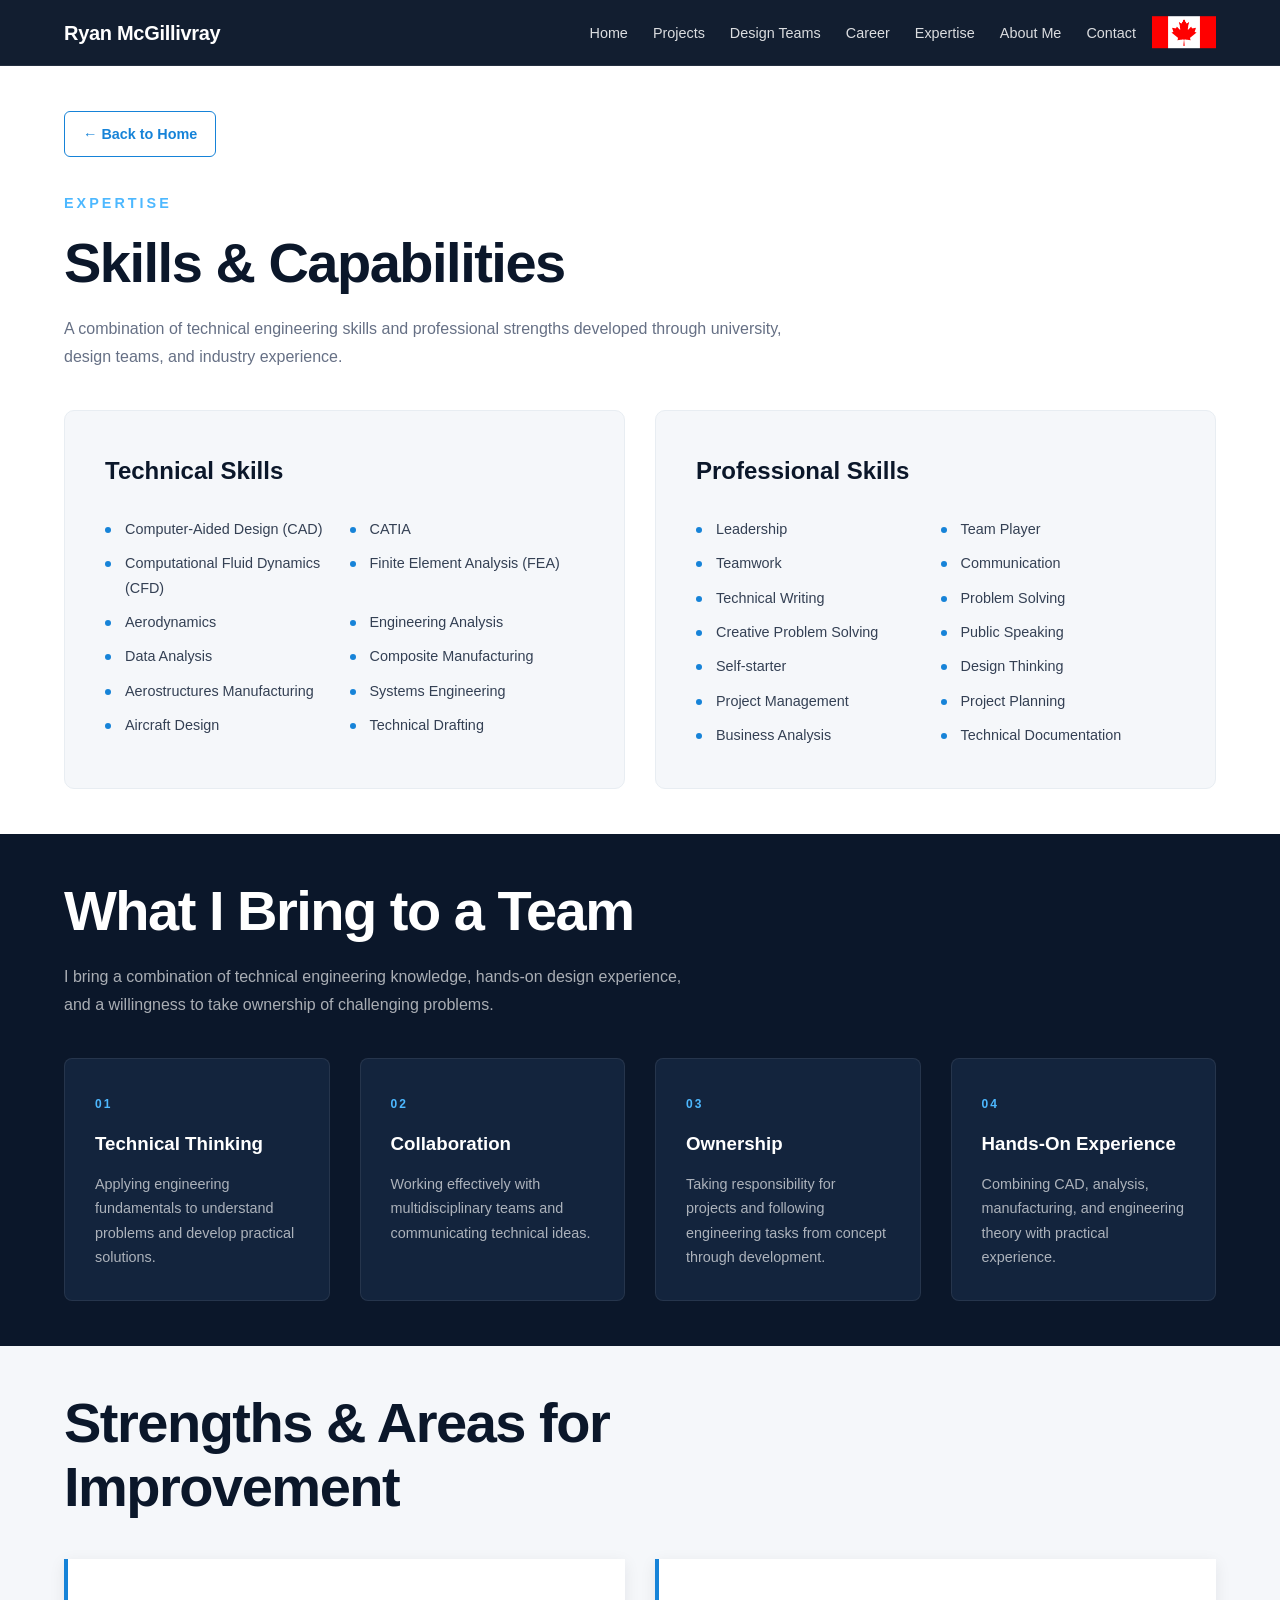
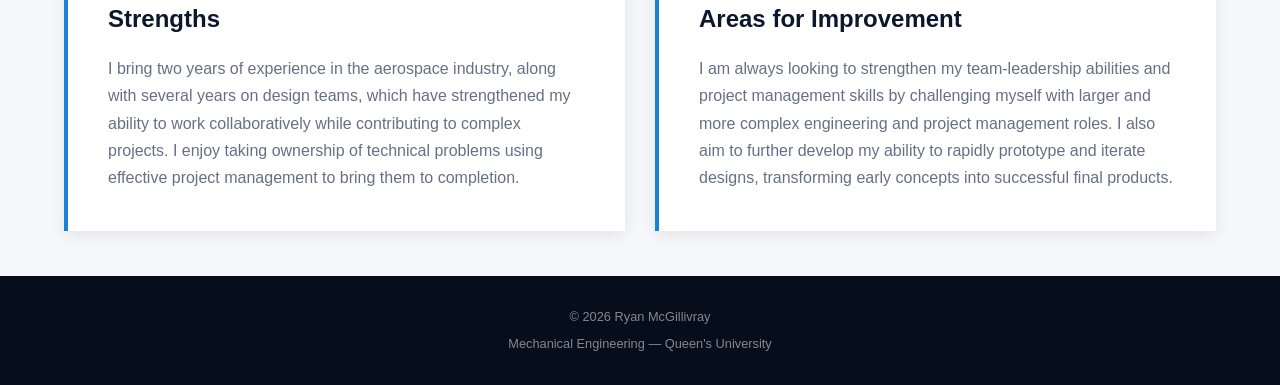
<file: skills.html>
<!DOCTYPE html>
<html lang="en">
<head>
    <meta charset="UTF-8">
    <meta name="viewport" content="width=device-width, initial-scale=1.0">
    <title>Expertise | Ryan McGillivray</title>
    <link rel="stylesheet" href="style.css">
</head>
<body>
    <nav class="navbar">
        <div class="nav-container">
            <a href="home.html" class="logo">Ryan McGillivray</a>
            <ul class="nav-links">
                <li><a href="home.html">Home</a></li>
                <li><a href="projects.html">Projects</a></li>
                <li><a href="design-teams.html">Design Teams</a></li>
                <li><a href="career.html">Career</a></li>
                <li><a href="skills.html" aria-current="page">Expertise</a></li>
                <li><a href="about.html">About Me</a></li>
                <li><a href="home.html#contact">Contact</a></li>
            </ul>
        </div>
    </nav>

    <main class="expertise-page">
        <section class="skills-section">
            <div class="section-container">
                <a href="home.html" class="back-home-button">← Back to Home</a>
                <div class="section-heading">
                    <p class="eyebrow">EXPERTISE</p>
                    <h2>Skills &amp; Capabilities</h2>
                    <p>A combination of technical engineering skills and professional strengths developed through university, design teams, and industry experience.</p>
                </div>

                <div class="skills-grid">
                    <div class="skills-card">
                        <h3>Technical Skills</h3>
                        <ul>
                            <li>Computer-Aided Design (CAD)</li>
                            <li>CATIA</li>
                            <li>Computational Fluid Dynamics (CFD)</li>
                            <li>Finite Element Analysis (FEA)</li>
                            <li>Aerodynamics</li>
                            <li>Engineering Analysis</li>
                            <li>Data Analysis</li>
                            <li>Composite Manufacturing</li>
                            <li>Aerostructures Manufacturing</li>
                            <li>Systems Engineering</li>
                            <li>Aircraft Design</li>
                            <li>Technical Drafting</li>
                        </ul>
                    </div>

                    <div class="skills-card">
                        <h3>Professional Skills</h3>
                        <ul>
                            <li>Leadership</li>
                            <li>Team Player</li>
                            <li>Teamwork</li>
                            <li>Communication</li>
                            <li>Technical Writing</li>
                            <li>Problem Solving</li>
                            <li>Creative Problem Solving</li>
                            <li>Public Speaking</li>
                            <li>Self-starter</li>
                            <li>Design Thinking</li>
                            <li>Project Management</li>
                            <li>Project Planning</li>
                            <li>Business Analysis</li>
                            <li>Technical Documentation</li>
                        </ul>
                    </div>
                </div>
            </div>
        </section>

        <section class="team-contribution dark-section">
            <div class="section-container">
                <div class="section-heading">
                    <h2>What I Bring to a Team</h2>
                    <p>I bring a combination of technical engineering knowledge, hands-on design experience,<br>and a willingness to take ownership of challenging problems.</p>
                </div>

                <div class="contribution-grid">
                    <div><span>01</span><h3>Technical Thinking</h3><p>Applying engineering fundamentals to understand problems and develop practical solutions.</p></div>
                    <div><span>02</span><h3>Collaboration</h3><p>Working effectively with multidisciplinary teams and communicating technical ideas.</p></div>
                    <div><span>03</span><h3>Ownership</h3><p>Taking responsibility for projects and following engineering tasks from concept through development.</p></div>
                    <div><span>04</span><h3>Hands-On Experience</h3><p>Combining CAD, analysis, manufacturing, and engineering theory with practical experience.</p></div>
                </div>
            </div>
        </section>

        <section class="strengths-section">
            <div class="section-container">
                <div class="section-heading">
                    <h2>Strengths &amp; Areas for Improvement</h2>
                </div>

                <div class="strength-grid">
                    <div class="strength-card">
                        <h3>Strengths</h3>
                        <p>I bring two years of experience in the aerospace industry, along with several years on design teams, which have strengthened my ability to work collaboratively while contributing to complex projects. I enjoy taking ownership of technical problems using effective project management to bring them to completion.</p>
                    </div>
                    <div class="strength-card">
                        <h3>Areas for Improvement</h3>
                        <p>I am always looking to strengthen my team-leadership abilities and project management skills by challenging myself with larger and more complex engineering and project management roles. I also aim to further develop my ability to rapidly prototype and iterate designs, transforming early concepts into successful final products.</p>
                    </div>
                </div>
            </div>
        </section>

    </main>

    <footer><div class="section-container"><p>© 2026 Ryan McGillivray</p><p>Mechanical Engineering — Queen's University</p></div></footer>
</body>
</html>
</file>
<file: style.css>
/* =========================================================
   RYAN MCGILLIVRAY — ENGINEERING E-PORTFOLIO
   Main Stylesheet
========================================================= */


/* =========================================================
   1. GLOBAL SETTINGS
========================================================= */

:root {
    --navy: #0b172a;
    --navy-light: #13243d;
    --blue: #1683d8;
    --blue-light: #4db8ff;
    --cyan: #63d5ff;

    --white: #ffffff;
    --off-white: #f5f7fa;
    --light-gray: #e8edf2;
    --gray: #667085;
    --dark-gray: #344054;
    --black: #111827;

    --max-width: 1200px;

    --shadow-small:
        0 4px 15px rgba(11, 23, 42, 0.08);

    --shadow-medium:
        0 12px 35px rgba(11, 23, 42, 0.12);

    --shadow-large:
        0 20px 50px rgba(11, 23, 42, 0.18);

    --transition:
        all 0.3s ease;
}


/* Reset */

* {
    margin: 0;
    padding: 0;
    box-sizing: border-box;
}


/* Smooth scrolling */

html {
    scroll-behavior: smooth;
}


/* Body */

body {
    font-family:
        -apple-system,
        BlinkMacSystemFont,
        "Segoe UI",
        Roboto,
        Helvetica,
        Arial,
        sans-serif;

    line-height: 1.7;

    color: var(--black);

    background-color: var(--off-white);

    overflow-x: hidden;
}


/* Images */

img {
    display: block;
    width: 100%;
}


/* Links */

a {
    color: inherit;
    text-decoration: none;
}


/* Lists */

ul {
    padding-left: 20px;
}


/* =========================================================
   2. GENERAL CONTAINERS
========================================================= */

.section-container {
    width: 90%;
    max-width: var(--max-width);

    margin: 0 auto;
}


/* =========================================================
   3. NAVIGATION
========================================================= */

.navbar {
    position: sticky;
    top: 0;

    width: 100%;

    background-color: rgba(11, 23, 42, 0.97);

    backdrop-filter: blur(10px);

    color: var(--white);

    z-index: 1000;

    border-bottom:
        1px solid rgba(255, 255, 255, 0.08);
}


.nav-container {
    width: 90%;
    max-width: var(--max-width);

    margin: 0 auto;

    position: relative;

    min-height: 65px;

    display: flex;

    justify-content: space-between;

    align-items: center;

    gap: 30px;

    padding-right: 80px;
}


.nav-container::after {
    content: "";

    position: absolute;
    top: 50%;
    right: 0;

    width: 4rem;
    height: 2.85rem;

    background: url("images/flag.png") center / contain no-repeat;

    transform: translateY(-50%);
}


.logo {
    font-size: 1.25rem;

    font-weight: 700;

    letter-spacing: -0.3px;

    white-space: nowrap;
}


.logo:hover {
    color: var(--cyan);
}


.nav-links {
    display: flex;

    align-items: center;

    gap: 25px;

    list-style: none;

    padding: 0;
}


.nav-links a {
    position: relative;

    color: rgba(255, 255, 255, 0.85);

    font-size: 0.9rem;

    font-weight: 500;

    transition: var(--transition);
}


.nav-links a::after {
    content: "";

    position: absolute;

    left: 0;
    bottom: -7px;

    width: 0;

    height: 2px;

    background-color: var(--cyan);

    transition: var(--transition);
}


.nav-links a:hover {
    color: var(--white);
}


.nav-links a:hover::after {
    width: 100%;
}


/* =========================================================
   4. HERO
========================================================= */

.hero {
    min-height: calc(85vh - 65px);

    background:
        linear-gradient(
            120deg,
            rgba(11, 23, 42, 0.84),
            rgba(19, 36, 61, 0.81)
        ),
        url("images/Wallpaper.JPG") center / cover;

    color: var(--white);

    display: flex;

    align-items: center;

    position: relative;

    overflow: hidden;
}


/* Decorative background */

.hero::before {
    content: "";

    position: absolute;

    width: 600px;
    height: 600px;

    right: -250px;
    top: -250px;

    border-radius: 50%;

    background:
        radial-gradient(
            circle,
            rgba(22, 131, 216, 0.25),
            transparent 70%
        );
}


.hero::after {
    content: "";

    position: absolute;

    width: 400px;
    height: 400px;

    left: -250px;
    bottom: -250px;

    border-radius: 50%;

    background:
        radial-gradient(
            circle,
            rgba(99, 213, 255, 0.12),
            transparent 70%
        );
}


.hero-content {
    width: 90%;
    max-width: var(--max-width);

    margin: 0 auto;

    display: grid;

    grid-template-columns:
        1.3fr
        0.7fr;

    align-items: center;

    gap: 80px;

    padding: 100px 0;

    position: relative;

    z-index: 2;
}


.hero-text {
    max-width: 700px;
}


.eyebrow {
    color: var(--blue-light);

    font-size: 0.9rem;

    font-weight: 700;

    letter-spacing: 3px;

    text-transform: uppercase;

    margin-bottom: 15px;
}


.hero h1 {
    font-size: clamp(3rem, 7vw, 5.8rem);

    line-height: 1.05;

    letter-spacing: -3px;

    margin-bottom: 20px;
}


.hero h2 {
    color: rgba(255, 255, 255, 0.88);

    font-size: clamp(1.2rem, 2.5vw, 1.8rem);

    font-weight: 400;

    line-height: 1.4;

    margin-bottom: 25px;
}


.hero-introduction {
    max-width: 650px;

    color: rgba(255, 255, 255, 0.7);

    font-size: 1rem;

    margin-bottom: 35px;
}


/* Hero photo */

.hero-image {
    display: flex;

    justify-content: center;

    align-items: center;
}


.hero-image img {
    width: min(360px, 80vw);

    height: 440px;

    object-fit: cover;

    border-radius: 12px;

    border:
        1px solid rgba(255, 255, 255, 0.15);

    box-shadow:
        0 30px 70px rgba(0, 0, 0, 0.35);

    transform: rotate(2deg);

    transition: var(--transition);
}


.hero-image img:hover {
    transform: rotate(0deg) scale(1.02);
}


/* =========================================================
   5. BUTTONS
========================================================= */

.hero-buttons,
.contact-links {
    display: flex;

    flex-wrap: wrap;

    gap: 15px;
}


.button {
    display: inline-block;

    padding: 12px 24px;

    border-radius: 6px;

    font-size: 0.9rem;

    font-weight: 600;

    transition: var(--transition);

    border: 1px solid transparent;
}


.primary-button {
    background-color: var(--blue);

    color: var(--white);
}


.primary-button:hover {
    background-color: var(--blue-light);

    color: var(--navy);

    transform: translateY(-2px);

    box-shadow:
        0 8px 20px rgba(22, 131, 216, 0.3);
}


.secondary-button {
    border-color:
        rgba(255, 255, 255, 0.35);

    color: var(--white);

    background-color: transparent;
}


.secondary-button:hover {
    border-color: var(--cyan);

    color: var(--cyan);

    transform: translateY(-2px);
}


/* =========================================================
   6. INTRODUCTION
========================================================= */

.intro {
    background-color: var(--white);

    padding: 50px 0;
}


.intro .section-container {
    max-width: 1100px;
}


.intro h2 {
    color: var(--navy);

    font-size: clamp(2rem, 4vw, 3rem);

    line-height: 1.25;

    letter-spacing: -1px;

    margin-bottom: 25px;
}


.intro p:not(.eyebrow) {
    color: var(--gray);

    font-size: 1.05rem;
}


/* =========================================================
   7. GENERAL SECTION HEADINGS
========================================================= */

.portfolio-section,
.featured-work,
.skills-section,
.strengths-section,
.interests-section,
.goals-section {
    padding: 85px 0;
}


.homepage-detail {
    display: none;
}


.home-preview-section {
    padding: 70px 0;

    background-color: var(--off-white);
}


.home-preview-section-alt {
    background-color: var(--white);
}


.home-preview-section .section-heading {
    margin-bottom: 28px;
}

.home-preview-section .section-heading > .eyebrow {
    font-size: 1.1rem;
}


.home-interest-preview {
    display: grid;

    grid-template-columns: minmax(0, 2fr) minmax(0, 1fr);

    margin-top: 18px;
}

.home-skills-preview-grid {
    display: grid;

    grid-template-columns: repeat(3, 1fr);

    gap: 18px;

    margin-bottom: 28px;
}


.home-interest-preview {
    position: relative;

    max-height: 235px;

    overflow: hidden;
}


.home-interest-preview::after {
    content: "";

    position: absolute;
    right: 0;
    bottom: 0;
    left: 0;

    height: 90px;

    background: linear-gradient(
        to bottom,
        rgba(245, 247, 250, 0),
        rgba(245, 247, 250, 0.3) 45%,
        rgba(245, 247, 250, 0.98)
    );

    pointer-events: none;
}


.home-interest-preview article {
    overflow: hidden;

    border-radius: 8px;

    background-color: var(--white);

    box-shadow: var(--shadow-small);
}


.home-interest-preview img {
    width: 100%;

    height: 155px;

    object-fit: cover;
}


.home-interest-preview h3 {
    padding: 14px 16px;

    color: var(--navy);

    font-size: 1rem;
}


.home-preview-subheading {
    margin-bottom: 16px;

    color: var(--navy);

    font-size: 1.35rem;
}


.home-awards-preview {
    display: grid;

    grid-template-columns: repeat(3, 1fr);

    gap: 18px;

    margin-bottom: 28px;
}


.home-awards-preview article {
    min-height: 155px;

    padding: 20px;

    border-radius: 8px;

    background-color: var(--white);

    box-shadow: var(--shadow-small);
}


.home-awards-preview span {
    display: block;

    margin-bottom: 10px;

    color: var(--blue);

    font-size: 0.8rem;

    font-weight: 700;
}


.home-awards-preview h3 {
    margin-bottom: 8px;

    color: var(--navy);

    font-size: 1rem;
}


.home-awards-preview p {
    color: var(--gray);

    font-size: 0.85rem;
}

.home-about-preview {
    position: relative;

    max-height: 295px;

    overflow: hidden;

    margin-bottom: 28px;
}

.home-about-preview::after {
    content: "";

    position: absolute;
    right: 0;
    bottom: 0;
    left: 0;

    height: 50px;

    background: linear-gradient(
        to bottom,
        rgba(245, 247, 250, 0),
        rgba(245, 247, 250, 0.96)
    );

    pointer-events: none;
}

.home-about-preview-layout {
    display: grid;

    grid-template-columns: minmax(0, 2fr) minmax(0, 1fr);

    gap: 18px;
}

.home-preview-group-heading {
    margin-bottom: 10px;

    color: var(--navy);

    font-size: 1rem;
}

.home-interest-grid,
.home-award-list {
    display: grid;

    gap: 18px;
}

.home-interest-grid {
    grid-template-columns: repeat(2, minmax(0, 1fr));
}

.home-award-list {
    gap: 14px;
}

.home-about-interest,
.home-about-award {
    min-height: 220px;

    overflow: hidden;

    border-radius: 8px;

    background-color: var(--white);

    box-shadow: var(--shadow-small);
}

.home-about-interest img {
    width: 100%;

    height: 165px;

    object-fit: cover;
}

.home-about-interest h3 {
    padding: 14px 16px;

    color: var(--navy);

    font-size: 1rem;
}

.home-about-award {
    min-height: 101px;

    padding: 14px;
}

.home-about-award span {
    display: block;

    margin-bottom: 6px;

    color: var(--blue);

    font-size: 0.75rem;

    font-weight: 700;
}

.home-about-award h3 {
    margin-bottom: 5px;

    color: var(--navy);

    font-size: 0.85rem;
}

.home-about-award p {
    color: var(--gray);

    font-size: 0.8rem;
}


.home-skills-preview-grid {
    grid-template-columns: repeat(3, 1fr);
}


.home-skills-preview-grid article {
    padding: 24px;

    border: 1px solid var(--light-gray);

    border-radius: 8px;

    background-color: var(--off-white);
}


.home-skills-preview-grid .eyebrow {
    margin-bottom: 8px;

    color: var(--blue);

    font-size: 0.75rem;
}


.home-skills-preview-grid h3 {
    margin-bottom: 8px;

    color: var(--navy);

    font-size: 1.2rem;
}


.home-skills-preview-grid p:last-child {
    color: var(--gray);

    font-size: 0.9rem;
}


.home-skills-preview-grid .team-highlight {
    border-color: var(--navy);

    background-color: var(--navy);
}


.home-skills-preview-grid .team-highlight .eyebrow {
    color: var(--cyan);
}


.home-skills-preview-grid .team-highlight h3 {
    color: var(--white);
}


.home-skills-preview-grid .team-highlight p:last-child {
    color: rgba(255, 255, 255, 0.75);
}


.home-skill-preview {
    display: flex;

    flex-wrap: wrap;

    gap: 10px;

    margin: 0 0 28px;
}


.home-skill-preview span {
    padding: 8px 12px;

    border: 1px solid var(--light-gray);

    border-radius: 999px;

    background-color: var(--white);

    color: var(--dark-gray);

    font-size: 0.85rem;

    font-weight: 600;
}


.home-preview-section-alt .home-skill-preview span {
    background-color: var(--off-white);
}


.back-home-button {
    display: inline-flex;

    align-items: center;

    min-height: 44px;

    margin-bottom: 34px;

    padding: 10px 18px;

    border: 1px solid var(--blue);

    border-radius: 6px;

    color: var(--blue);

    font-size: 0.9rem;

    font-weight: 700;

    transition: var(--transition);
}


.back-home-button:hover {
    background-color: var(--blue);

    color: var(--white);
}


.dark-section .back-home-button {
    border-color: rgba(255, 255, 255, 0.35);

    color: var(--white);
}


.dark-section .back-home-button:hover {
    border-color: var(--cyan);

    background-color: var(--cyan);

    color: var(--navy);
}


.section-heading {
    max-width: 750px;

    margin-bottom: 40px;
}


.career-heading {
    max-width: var(--max-width);
}

.career-heading h2 {
    font-size: clamp(2rem, 3.4vw, 2.75rem);
}


.career-eyebrow {
    font-size: 1.2rem;

    font-weight: 800;
}


.section-heading h2 {
    color: var(--navy);

    font-size: clamp(2.2rem, 5vw, 3.5rem);

    line-height: 1.15;

    letter-spacing: -1.5px;

    margin-bottom: 20px;
}


.section-heading > p:not(.eyebrow) {
    color: var(--gray);

    font-size: 1rem;
}


/* =========================================================
   8. FEATURED WORK
========================================================= */

.featured-work {
    background-color: var(--off-white);

    padding: 65px 0;
}


#experience.featured-work {
    padding-bottom: 35px;
}

#skills.home-preview-section {
    padding-top: 35px;

    padding-bottom: 40px;
}


#about.home-preview-section {
    padding-top: 40px;

    padding-bottom: 30px;
}


.feature-card {
    display: grid;

    grid-template-columns:
        1fr
        1fr;

    background-color: var(--white);

    margin-bottom: 35px;

    overflow: hidden;

    border-radius: 10px;

    box-shadow: var(--shadow-small);

    transition: var(--transition);
}


.feature-card:hover {
    transform: translateY(-7px);

    box-shadow: var(--shadow-large);
}


.feature-image {
    height: 370px;

    overflow: hidden;
}


.feature-image img {
    height: 100%;

    object-fit: cover;

    transition:
        transform 0.6s ease;
}


.feature-card:hover .feature-image img {
    transform: scale(1.06);
}


.feature-content {
    padding: 55px;

    display: flex;

    flex-direction: column;

    justify-content: center;
}


.card-number {
    color: var(--blue);

    font-size: 0.8rem;

    font-weight: 700;

    letter-spacing: 2px;

    margin-bottom: 10px;
}


.feature-content h3 {
    color: var(--navy);

    font-size: 2rem;

    margin-bottom: 15px;
}


.feature-content p:not(.card-number) {
    color: var(--gray);

    margin-bottom: 25px;
}


.card-link {
    color: var(--blue);

    font-weight: 700;

    transition: var(--transition);
}


.feature-card:hover .card-link {
    color: var(--navy);

    transform: translateX(5px);
}


/* =========================================================
   9. PROJECTS
========================================================= */

.portfolio-section {
    background-color: var(--white);
}


.project-grid {
    display: grid;

    grid-template-columns: repeat(2, minmax(0, 1fr));

    gap: 32px;
}


.project-card {
    display: flex;

    flex-direction: column;

    background-color: var(--off-white);

    border-radius: 8px;

    overflow: hidden;

    transition: var(--transition);

    border:
        1px solid var(--light-gray);
}


.project-card:hover {
    transform: translateY(-8px);

    box-shadow: var(--shadow-medium);

    border-color: transparent;
}


.project-card > img {
    height: 320px;

    object-fit: cover;

    transition:
        transform 0.5s ease;
}


.project-card:hover > img {
    transform: scale(1.04);
}


.project-content {
    flex: 1;

    padding: 30px;
}


.project-category {
    color: var(--blue);

    font-size: 0.7rem;

    font-weight: 700;

    letter-spacing: 1.5px;

    text-transform: uppercase;

    margin-bottom: 8px;
}


.project-content h3 {
    color: var(--navy);

    font-size: 1.3rem;

    margin-bottom: 10px;
}


.project-content p:not(.project-category) {
    color: var(--gray);

    font-size: 0.9rem;
}


.project-card .project-category {
    font-size: 0.82rem;
}

.projects-section .project-card {
    background-color: var(--white);

    border-color: var(--light-gray);
}

.projects-section .project-card .project-category {
    font-size: 1rem;
}

.projects-eyebrow {
    font-size: 1.1rem;
}


.project-card .project-content h3 {
    font-size: 1.6rem;
}


.project-content ul {
    margin: 16px 0 0;

    padding-left: 20px;

    color: var(--gray);

    font-size: 0.9rem;
}


.project-content li + li {
    margin-top: 8px;
}


.project-comparison {
    margin-top: 20px;

    padding-top: 16px;

    border-top: 1px solid var(--light-gray);
}


.project-comparison h4 {
    margin-bottom: 12px;

    color: var(--navy);

    font-size: 1rem;
}


.project-comparison-grid {
    display: grid;

    grid-template-columns: repeat(5, minmax(0, 1fr));

    gap: 8px;

    margin-top: 28px;
}


.project-comparison-grid img {
    width: 100%;
    height: 90px;

    padding: 4px;

    border: 1px solid var(--light-gray);

    border-radius: 4px;

    background-color: var(--white);

    object-fit: contain;
}

.comparison-final-design {
    position: relative;
}

.comparison-final-design img {
    border: 2px solid var(--blue);
}

.final-design-label {
    position: absolute;

    right: 0;

    top: -24px;

    left: 0;

    color: var(--blue);

    font-size: 0.8rem;

    font-weight: 700;

    text-align: center;
}


/* =========================================================
   10. DARK SECTIONS
========================================================= */

.dark-section {
    background-color: var(--navy);

    color: var(--white);
}


.dark-section .section-heading h2 {
    color: var(--white);
}


.dark-section .section-heading > p:not(.eyebrow) {
    color: rgba(255, 255, 255, 0.65);
}


/* =========================================================
   11. DESIGN TEAMS
========================================================= */

.team-grid {
    display: grid;

    grid-template-columns:
        repeat(2, 1fr);

    gap: 30px;
}


.large-card {
    background-color: var(--navy-light);

    border-radius: 10px;

    overflow: hidden;

    border:
        1px solid rgba(255, 255, 255, 0.08);

    transition: var(--transition);
}


.large-card:hover {
    transform: translateY(-7px);

    box-shadow:
        0 20px 45px rgba(0, 0, 0, 0.25);
}


.large-card > img {
    height: 330px;

    object-fit: cover;
}


.large-card-content {
    padding: 35px;
}


.large-card-content h3 {
    color: var(--white);

    font-size: 1.8rem;

    margin-bottom: 15px;
}


.large-card-content p:not(.project-category) {
    color: rgba(255, 255, 255, 0.7);

    margin-bottom: 20px;
}


.large-card-content p.team-role {
    margin-bottom: 16px;

    color: var(--cyan);

    font-size: 0.85rem;

    font-weight: 700;

    letter-spacing: 1px;

    text-transform: uppercase;
}


.large-card-content ul {
    color: rgba(255, 255, 255, 0.75);

    padding-left: 20px;
}


.large-card-content li {
    margin-bottom: 8px;
}


/* Design team galleries */

.team-gallery {
    margin: 28px -35px -35px;

    border-top: 1px solid rgba(255, 255, 255, 0.16);

    padding-top: 18px;
}


.team-gallery-preview {
    max-height: 340px;

    padding: 0 35px;
}


.team-gallery .team-gallery-preview::after {
    height: 160px;

    background: linear-gradient(
        to bottom,
        rgba(19, 36, 61, 0),
        rgba(19, 36, 61, 0.2) 35%,
        rgba(19, 36, 61, 0.72) 72%,
        rgba(19, 36, 61, 0.98)
    );
}


.team-gallery-content {
    display: grid;

    grid-template-columns: minmax(0, 1fr) minmax(0, 1fr);

    align-items: start;

    gap: 28px;
}


.team-gallery-content ul {
    margin: 0;
}

.formula-gallery-content {
    grid-template-areas:
        "bullets primary"
        "wing primary";
}

.formula-gallery-content ul {
    grid-area: bullets;
}


.qadt-gallery-content {
    grid-template-areas:
        "bullets primary"
        "test-field primary";
}


.qadt-gallery-content ul {
    grid-area: bullets;
}

.formula-gallery-primary {
    display: grid;

    grid-area: primary;

    gap: 24px;
}

.formula-gallery-wing {
    grid-area: wing;

    align-self: start;
}


.qadt-gallery-primary {
    grid-area: primary;
}


.qadt-gallery-test-field {
    grid-area: test-field;

    align-self: start;
}

.formula-gallery-primary img,
.formula-gallery-wing img {
    width: 100%;

    height: auto;

    border-radius: 8px;

    opacity: 1;

    transition: var(--transition);
}

.formula-gallery-primary img:hover,
.formula-gallery-wing img:hover {
    transform: scale(1.02);
}


.qadt-gallery-test-field img {
    width: 100%;

    height: auto;

    display: block;

    border-radius: 8px;

    cursor: zoom-in;

    transition: var(--transition);
}


.qadt-gallery-test-field img:hover {
    opacity: 1;

    transform: scale(1.02);
}


.team-gallery .expand-toggle-label {
    margin: 16px 35px 30px;
}


.team-gallery-images {
    display: grid;

    grid-template-columns: 1fr;

    gap: 24px;

    margin-top: 0;
}


.team-gallery-images.single-image {
    grid-template-columns: 1fr;
}


.team-gallery-images img {
    width: 100%;

    height: auto;

    border-radius: 8px;

    opacity: 1;

    transition: var(--transition);
}


.team-gallery-images img:hover {
    opacity: 1;

    transform: scale(1.02);
}


/* =========================================================
   12. CAREER
========================================================= */

.career-list {
    display: flex;

    flex-direction: column;

    gap: 35px;
}


.career-item {
    display: grid;

    grid-template-columns:
        0.8fr
        1.2fr;

    background-color: var(--off-white);

    border-radius: 10px;

    overflow: hidden;

    border:
        1px solid var(--light-gray);

    transition: var(--transition);
}


.career-item:hover {
    box-shadow: var(--shadow-medium);

    transform: translateY(-4px);
}


.career-image {
    min-height: 350px;
}


.career-image img {
    height: 100%;

    object-fit: cover;
}


.career-image-stack {
    display: grid;

    grid-template-rows: repeat(2, minmax(0, 1fr));

    gap: 8px;

    padding: 8px;

    background-color: var(--white);
}


.career-image-stack img {
    min-height: 0;
}


.career-content {
    padding: 45px;
}


.career-content h3 {
    color: var(--navy);

    font-size: 1.8rem;

    line-height: 1.25;

    margin-bottom: 8px;
}


.career-role {
    color: var(--blue);

    font-weight: 700;

    margin-bottom: 20px;
}

.career-date {
    color: var(--gray);

    font-size: 0.95rem;

    font-weight: 600;

    margin-bottom: 20px;
}


.career-content > p:not(.project-category):not(.career-role) {
    color: var(--gray);

    margin-bottom: 20px;
}


.career-content ul {
    color: var(--dark-gray);
}


.career-content li {
    margin-bottom: 8px;
}


/* Additional project media */

.project-more,
.career-more {
    margin-top: 20px;

    padding-top: 16px;

    border-top: 1px solid var(--light-gray);
}


.project-more summary,
.career-more summary {
    display: flex;

    align-items: center;

    justify-content: space-between;

    list-style: none;

    color: var(--blue);

    font-size: 0.9rem;

    font-weight: 700;

    cursor: pointer;
}


.project-more summary::-webkit-details-marker,
.career-more summary::-webkit-details-marker {
    display: none;
}


.project-more summary::after,
.career-more summary::after {
    content: "↓";

    font-size: 1.1rem;
}


.project-more[open] summary::after,
.career-more[open] summary::after {
    content: "↑";
}


.project-more-image,
.career-more-image {
    margin-top: 16px;
}


.project-supporting-image {
    margin-top: 20px;

    padding-top: 16px;

    border-top: 1px solid var(--light-gray);
}


.project-supporting-image img {
    width: 100%;
    height: 240px;

    border-radius: 6px;

    object-fit: contain;
}

.project-supporting-gallery {
    display: grid;

    grid-template-columns: repeat(3, minmax(0, 1fr));

    gap: 12px;

    margin-top: 20px;

    padding-top: 16px;

    border-top: 1px solid var(--light-gray);
}

.project-supporting-gallery img {
    width: 100%;

    height: 160px;

    border-radius: 6px;

    object-fit: contain;
}

.project-supporting-gallery.robotic-arm-gallery {
    grid-template-columns: repeat(2, minmax(0, 1fr));
}

.project-supporting-gallery.gondola-gallery {
    grid-template-columns: repeat(2, minmax(0, 1fr));

    gap: 18px;
}

.project-supporting-gallery.gondola-gallery .gondola-design-iterations {
    grid-column: 1 / -1;

    height: 240px;
}


.project-more-image img,
.career-more-image img {
    width: 100%;

    object-fit: contain;

    background-color: var(--off-white);

    border-radius: 6px;
}


.project-more-image img {
    height: 240px;
}


.career-more-image img {
    height: 230px;
}


/* =========================================================
   13. PERSONAL INTERESTS
========================================================= */

.interests-section {
    background-color: var(--off-white);
}


.interest-grid {
    display: grid;

    grid-template-columns:
        repeat(3, 1fr);

    gap: 25px;
}


.interest-card {
    background-color: var(--white);

    border-radius: 8px;

    overflow: hidden;

    box-shadow: var(--shadow-small);

    transition: var(--transition);
}


.interest-card:hover {
    transform: translateY(-6px);

    box-shadow: var(--shadow-medium);
}


.interest-card > img {
    height: 230px;

    object-fit: cover;
}


.interest-card > div {
    padding: 25px;
}


.interest-card h3 {
    color: var(--navy);

    margin-bottom: 8px;
}


.interest-card p {
    color: var(--gray);

    font-size: 0.9rem;
}


/* =========================================================
   14. SKILLS
========================================================= */

.skills-section {
    background-color: var(--white);
}



.skills-grid {
    display: grid;

    grid-template-columns:
        repeat(2, 1fr);

    gap: 30px;
}


.skills-card {
    background-color: var(--off-white);

    padding: 40px;

    border-radius: 10px;

    border:
        1px solid var(--light-gray);
}


.skills-card h3 {
    color: var(--navy);

    font-size: 1.5rem;

    margin-bottom: 25px;
}


.skills-card ul {
    display: grid;

    grid-template-columns:
        repeat(2, 1fr);

    gap: 10px;

    list-style: none;

    padding: 0;
}


.skills-card li {
    position: relative;

    padding-left: 20px;

    color: var(--dark-gray);

    font-size: 0.9rem;
}


.skills-card li::before {
    content: "";

    position: absolute;

    left: 0;

    top: 10px;

    width: 6px;
    height: 6px;

    border-radius: 50%;

    background-color: var(--blue);
}


/* =========================================================
   15. STRENGTHS
========================================================= */

.strengths-section {
    background-color: var(--off-white);
}


.strength-grid {
    display: grid;

    grid-template-columns:
        repeat(2, 1fr);

    gap: 30px;
}


.strength-card {
    background-color: var(--white);

    padding: 40px;

    border-left:
        4px solid var(--blue);

    box-shadow: var(--shadow-small);
}


.strength-card h3 {
    color: var(--navy);

    font-size: 1.5rem;

    margin-bottom: 15px;
}


.strength-card p {
    color: var(--gray);
}


/* =========================================================
   16. TEAM CONTRIBUTION
========================================================= */

.team-contribution {
    padding: 85px 0;
}


.expertise-page .skills-section,
.expertise-page .team-contribution,
.expertise-page .strengths-section {
    padding: 45px 0;
}


.contribution-grid {
    display: grid;

    grid-template-columns:
        repeat(4, 1fr);

    gap: 30px;
}


.contribution-grid > div {
    padding: 30px;

    background-color: var(--navy-light);

    border:
        1px solid rgba(255, 255, 255, 0.08);

    border-radius: 8px;

    transition: var(--transition);
}


.contribution-grid > div:hover {
    transform: translateY(-5px);

    border-color:
        rgba(99, 213, 255, 0.4);
}


.contribution-grid span {
    color: var(--blue-light);

    font-size: 0.75rem;

    font-weight: 700;

    letter-spacing: 2px;
}


.contribution-grid h3 {
    color: var(--white);

    margin: 12px 0;
}


.contribution-grid p {
    color: rgba(255, 255, 255, 0.65);

    font-size: 0.9rem;
}


/* =========================================================
   17. ABOUT ME
========================================================= */

.legacy-interests,
.legacy-goals {
    display: none;
}


.about-section {
    background-color: var(--off-white);

    padding: 85px 0;
}


.about-subsection {
    margin-top: 65px;
}


.about-subsection-heading {
    margin-bottom: 30px;
}


.about-subsection-heading .eyebrow {
    margin-bottom: 8px;
}


.about-subsection-heading h3 {
    color: var(--navy);

    font-size: 2rem;

    line-height: 1.2;

    letter-spacing: -0.5px;
}


.about-text-block {
    max-width: 850px;

    padding-left: 30px;

    border-left: 4px solid var(--blue);
}


.about-text-block p {
    color: var(--gray);

    font-size: 1rem;

    margin-bottom: 20px;
}


.about-text-block p:last-child {
    margin-bottom: 0;
}


.about-subsection-introduction {
    max-width: 700px;

    color: var(--gray);

    margin: -10px 0 25px;
}


.expand-toggle {
    position: absolute;

    inline-size: 1px;

    block-size: 1px;

    opacity: 0;
}


.expandable-content {
    position: relative;

    overflow: hidden;

    transition: max-height 0.55s ease;
}


.expandable-content::after {
    content: "";

    position: absolute;

    right: 0;
    bottom: 0;
    left: 0;

    height: 180px;

    background: linear-gradient(
        to bottom,
        rgba(245, 247, 250, 0),
        rgba(245, 247, 250, 0.18) 35%,
        rgba(245, 247, 250, 0.65) 72%,
        rgba(245, 247, 250, 0.98)
    );

    pointer-events: none;

    transition: opacity 0.25s ease;
}


.expandable-interests {
    max-height: 500px;
}


.expandable-achievements {
    max-height: 290px;
}


.expand-toggle-label {
    display: inline-flex;

    align-items: center;

    min-height: 44px;

    margin-top: 16px;

    padding: 10px 18px;

    border: 1px solid var(--blue);

    border-radius: 6px;

    color: var(--blue);

    font-size: 0.9rem;

    font-weight: 700;

    cursor: pointer;

    transition: var(--transition);
}


.expand-toggle-label:hover {
    background-color: var(--blue);

    color: var(--white);
}


.collapse-label {
    display: none;
}


.expand-toggle:focus-visible ~ .expand-toggle-label {
    outline: 3px solid rgba(99, 213, 255, 0.6);

    outline-offset: 3px;
}


.expand-toggle:checked ~ .expandable-content {
    max-height: 2000px;
}


.expand-toggle:checked ~ .expandable-content::after {
    opacity: 0;
}


.expand-toggle:checked ~ .expand-toggle-label .expand-label {
    display: none;
}


.expand-toggle:checked ~ .expand-toggle-label .collapse-label {
    display: inline;
}


.achievement-list {
    display: flex;

    flex-direction: column;

    gap: 15px;
}


.achievement-card {
    display: grid;

    grid-template-columns: 100px 1fr;

    align-items: center;

    background-color: var(--white);

    border: 1px solid var(--light-gray);

    border-radius: 8px;

    padding: 25px 30px;

    transition: var(--transition);
}


.achievement-card:hover {
    transform: translateY(-3px);

    box-shadow: var(--shadow-small);

    border-color: rgba(22, 131, 216, 0.25);
}


.achievement-year {
    color: var(--blue);

    font-size: 0.9rem;

    font-weight: 700;

    letter-spacing: 1px;
}


.achievement-content h4 {
    color: var(--navy);

    font-size: 1.05rem;

    line-height: 1.4;

    margin-bottom: 7px;
}


.achievement-meta {
    color: var(--gray);

    font-size: 0.85rem;

    margin-bottom: 3px;
}


.achievement-meta span {
    color: var(--blue);

    padding: 0 5px;
}


.achievement-association {
    color: var(--gray);

    font-size: 0.8rem;
}


.education-card {
    max-width: 850px;

    background-color: var(--white);

    border: 1px solid var(--light-gray);

    border-left: 4px solid var(--blue);

    border-radius: 8px;

    padding: 35px;

    box-shadow: var(--shadow-small);
}


.education-date {
    color: var(--blue);

    font-size: 0.8rem;

    font-weight: 700;

    letter-spacing: 1.5px;

    margin-bottom: 8px;
}


.education-content h4 {
    color: var(--navy);

    font-size: 1.5rem;

    line-height: 1.35;

    margin-bottom: 8px;
}


.education-school {
    color: var(--dark-gray);

    font-size: 1.05rem;

    font-weight: 600;

    margin-bottom: 2px;
}


.education-content > p:last-child {
    color: var(--gray);

    font-size: 0.9rem;
}


/* =========================================================
   18. CAREER GOALS
========================================================= */

.goals-section {
    background-color: var(--white);
}


.goal-content {
    max-width: 850px;

    padding-left: 30px;

    border-left:
        4px solid var(--blue);
}


.goal-content p {
    color: var(--gray);

    font-size: 1.05rem;

    margin-bottom: 20px;
}


.goal-content p:last-child {
    margin-bottom: 0;
}


/* =========================================================
   18. CONTACT
========================================================= */

.contact-section {
    padding: 90px 0;

    text-align: center;
}


#contact.contact-section {
    padding-top: 35px;
}


.contact-section .section-container {
    max-width: 800px;
}


.contact-section h2 {
    color: var(--white);

    font-size: clamp(2.5rem, 6vw, 4.5rem);

    line-height: 1.1;

    letter-spacing: -2px;

    margin-bottom: 20px;
}


.contact-section > .section-container > p:not(.eyebrow) {
    color: rgba(255, 255, 255, 0.65);

    max-width: 650px;

    margin: 0 auto 35px;
}


.contact-links {
    justify-content: center;
}


/* =========================================================
   19. FOOTER
========================================================= */

footer {
    background-color: #060e1b;

    color: rgba(255, 255, 255, 0.5);

    padding: 30px 0;

    text-align: center;

    font-size: 0.8rem;
}


footer p {
    margin-bottom: 5px;
}


footer p:last-child {
    margin-bottom: 0;
}


/* =========================================================
   IMAGE VIEWER
========================================================= */

.image-expandable {
    cursor: zoom-in;
}


.image-lightbox {
    position: fixed;

    inset: 0;

    z-index: 2000;

    display: flex;

    flex-direction: column;

    align-items: center;

    justify-content: center;

    gap: 14px;

    padding: 60px 32px 32px;

    background-color: rgba(11, 23, 42, 0.94);

    opacity: 0;

    visibility: hidden;

    pointer-events: none;

    transition: opacity 0.25s ease, visibility 0.25s ease;
}


.image-lightbox.is-open {
    opacity: 1;

    visibility: visible;

    pointer-events: auto;
}


.image-lightbox-image {
    width: auto;

    max-width: 100%;

    max-height: calc(100vh - 130px);

    object-fit: contain;

    border-radius: 8px;

    box-shadow: 0 20px 60px rgba(0, 0, 0, 0.45);
}


.image-lightbox-caption {
    color: rgba(255, 255, 255, 0.8);

    font-size: 0.9rem;

    text-align: center;
}


.image-lightbox-close {
    position: absolute;

    top: 18px;
    right: 22px;

    width: 44px;

    height: 44px;

    border: 1px solid rgba(255, 255, 255, 0.35);

    border-radius: 50%;

    background-color: rgba(255, 255, 255, 0.08);

    color: var(--white);

    font-size: 2rem;

    line-height: 1;

    cursor: pointer;

    transition: var(--transition);
}


.image-lightbox-close:hover,
.image-lightbox-close:focus-visible {
    border-color: var(--cyan);

    background-color: var(--cyan);

    color: var(--navy);
}


.lightbox-open {
    overflow: hidden;
}


/* =========================================================
   20. ANIMATIONS
========================================================= */

@keyframes fadeUp {

    from {
        opacity: 0;
        transform: translateY(20px);
    }

    to {
        opacity: 1;
        transform: translateY(0);
    }

}


.hero-text {
    animation:
        fadeUp 0.8s ease forwards;
}


.hero-image {
    animation:
        fadeUp 1s ease forwards;
}


/* =========================================================
   21. TABLET RESPONSIVENESS
========================================================= */

@media (max-width: 1000px) {


    .nav-container {
        flex-direction: column;

        padding: 18px 0;

        gap: 18px;
    }


    .nav-container::after {
        top: 22px;

        transform: none;
    }


    .nav-links {
        flex-wrap: wrap;

        justify-content: center;

        gap: 15px 20px;
    }


    .hero-content {
        grid-template-columns: 1fr;

        text-align: center;

        gap: 50px;

        padding: 80px 0;
    }


    .hero-text {
        margin: 0 auto;
    }


    .hero-buttons {
        justify-content: center;
    }


    .hero-image img {
        width: 300px;

        height: 380px;
    }


    .project-grid {
        grid-template-columns:
            repeat(2, 1fr);
    }


    .team-grid {
        grid-template-columns: 1fr;
    }


    .interest-grid {
        grid-template-columns:
            repeat(2, 1fr);
    }


    .contribution-grid {
        grid-template-columns:
            repeat(2, 1fr);
    }

}


/* =========================================================
   22. MOBILE RESPONSIVENESS
========================================================= */

@media (max-width: 700px) {

    .section-container {
        width: 88%;
    }


    .navbar {
        position: relative;
    }


    .nav-container {
        padding: 20px 0;

        gap: 20px;
    }


    .nav-links {
        gap: 10px 15px;
    }


    .nav-links a {
        font-size: 0.78rem;
    }


    .hero {
        min-height: auto;
    }


    .hero-content {
        padding: 70px 0;
    }


    .hero h1 {
        font-size: 3rem;

        letter-spacing: -1.5px;
    }


    .hero h2 {
        font-size: 1.15rem;
    }


    .hero-image img {
        width: 250px;

        height: 320px;
    }


    .intro,
    .portfolio-section,
    .featured-work,
    .skills-section,
    .strengths-section,
    .interests-section,
    .goals-section,
    .team-contribution {
        padding: 75px 0;
    }


    .home-preview-section {
        padding: 65px 0;
    }


    .home-interest-preview,
    .home-skills-preview-grid,
    .home-awards-preview,
    .home-about-preview-layout {
        grid-template-columns: 1fr;
    }


    .section-heading {
        margin-bottom: 40px;
    }


    .section-heading h2 {
        font-size: 2.2rem;
    }


    /* Featured cards */

    .feature-card {
        grid-template-columns: 1fr;
    }


    .feature-image {
        height: 250px;
    }


    .feature-content {
        padding: 30px;
    }


    /* Projects */

    .project-grid {
        grid-template-columns: 1fr;
    }


    .project-card > img {
        height: 250px;
    }


    /* Design teams */

    .large-card > img {
        height: 250px;
    }


    .large-card-content {
        padding: 28px;
    }


    .team-gallery {
        margin: 28px -28px -28px;
    }


    .team-gallery-preview {
        max-height: 360px;

        padding: 0 28px;
    }


    .team-gallery-content {
        grid-template-columns: 1fr;

        gap: 0;
    }

    .formula-gallery-content {
        grid-template-areas:
            "bullets"
            "primary"
            "wing";
    }


    .qadt-gallery-content {
        grid-template-areas:
            "bullets"
            "primary"
            "test-field";
    }


    .team-gallery-images {
        margin-top: 18px;
    }


    .team-gallery .expand-toggle-label {
        margin: 16px 28px 26px;
    }


    .team-gallery-images {
        grid-template-columns: 1fr;
    }


    /* Career */

    .career-item {
        grid-template-columns: 1fr;
    }


    .career-image {
        min-height: 250px;

        height: 250px;
    }


    .career-image-stack {
        height: 400px;
    }


    .career-content {
        padding: 30px;
    }


    /* Interests */

    .interest-grid {
        grid-template-columns: 1fr;
    }


    /* Skills */

    .skills-grid {
        grid-template-columns: 1fr;
    }


    .skills-card {
        padding: 30px;
    }


    .skills-card ul {
        grid-template-columns: 1fr;
    }


    /* Strengths */

    .strength-grid {
        grid-template-columns: 1fr;
    }


    /* Team contribution */

    .contribution-grid {
        grid-template-columns: 1fr;
    }


    /* Goals */

    .goal-content {
        padding-left: 20px;
    }


    /* About me */

    .about-section {
        padding: 75px 0;
    }


    .about-subsection {
        margin-top: 60px;
    }


    .about-subsection-heading h3 {
        font-size: 1.7rem;
    }


    .about-text-block {
        padding-left: 20px;
    }


    .achievement-card {
        grid-template-columns: 1fr;

        gap: 8px;

        padding: 25px;
    }


    .achievement-year {
        margin-bottom: 3px;
    }


    .education-card {
        padding: 28px;
    }


    .education-content h4 {
        font-size: 1.25rem;
    }


    /* Contact */

    .contact-section {
        padding: 85px 0;
    }


    .contact-section h2 {
        font-size: 3rem;

        letter-spacing: -1px;
    }


    .image-lightbox {
        padding: 64px 18px 24px;
    }


    .image-lightbox-image {
        max-height: calc(100vh - 120px);
    }

}


/* =========================================================
   23. VERY SMALL SCREENS
========================================================= */

@media (max-width: 400px) {

    .hero h1 {
        font-size: 2.5rem;
    }


    .hero h2 {
        font-size: 1rem;
    }


    .hero-buttons,
    .contact-links {
        flex-direction: column;
    }


    .button {
        text-align: center;

        width: 100%;
    }


    .nav-links {
        gap: 8px 12px;
    }


    .nav-links a {
        font-size: 0.72rem;
    }

}
</file>
